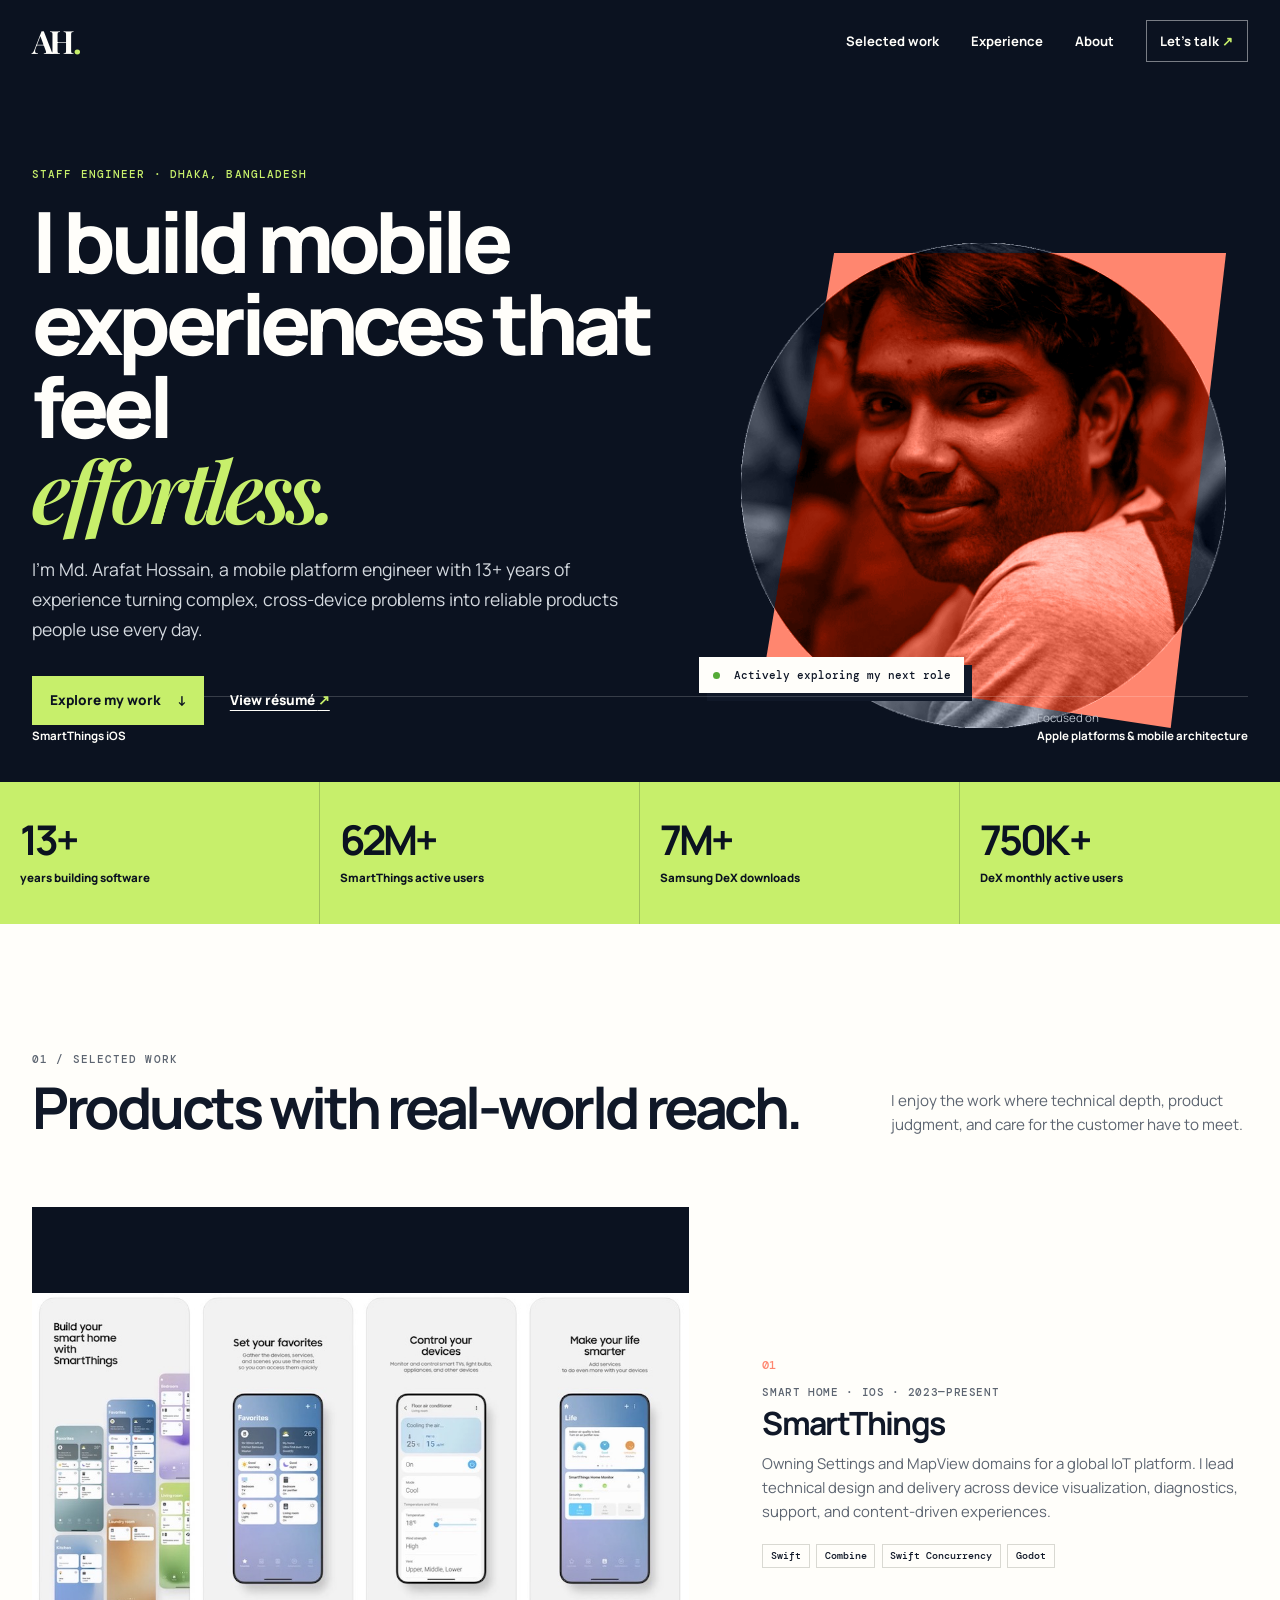
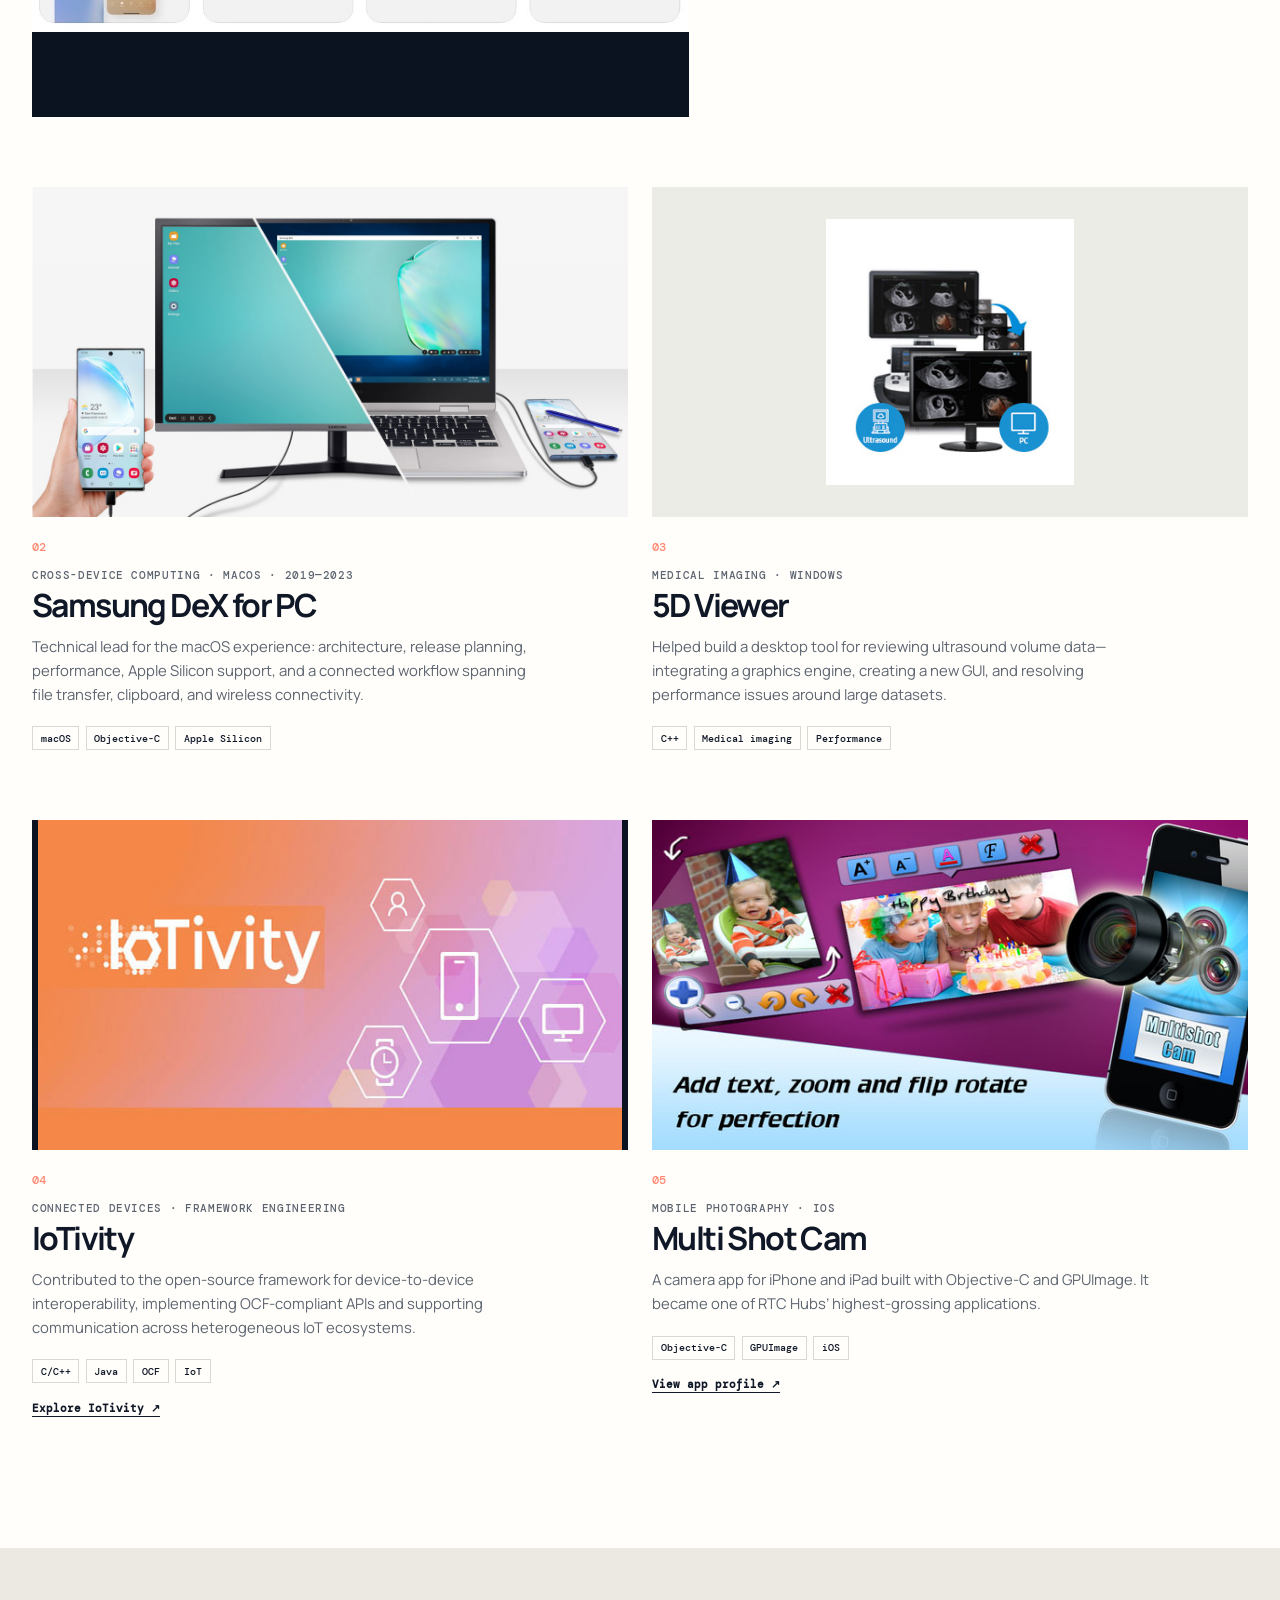
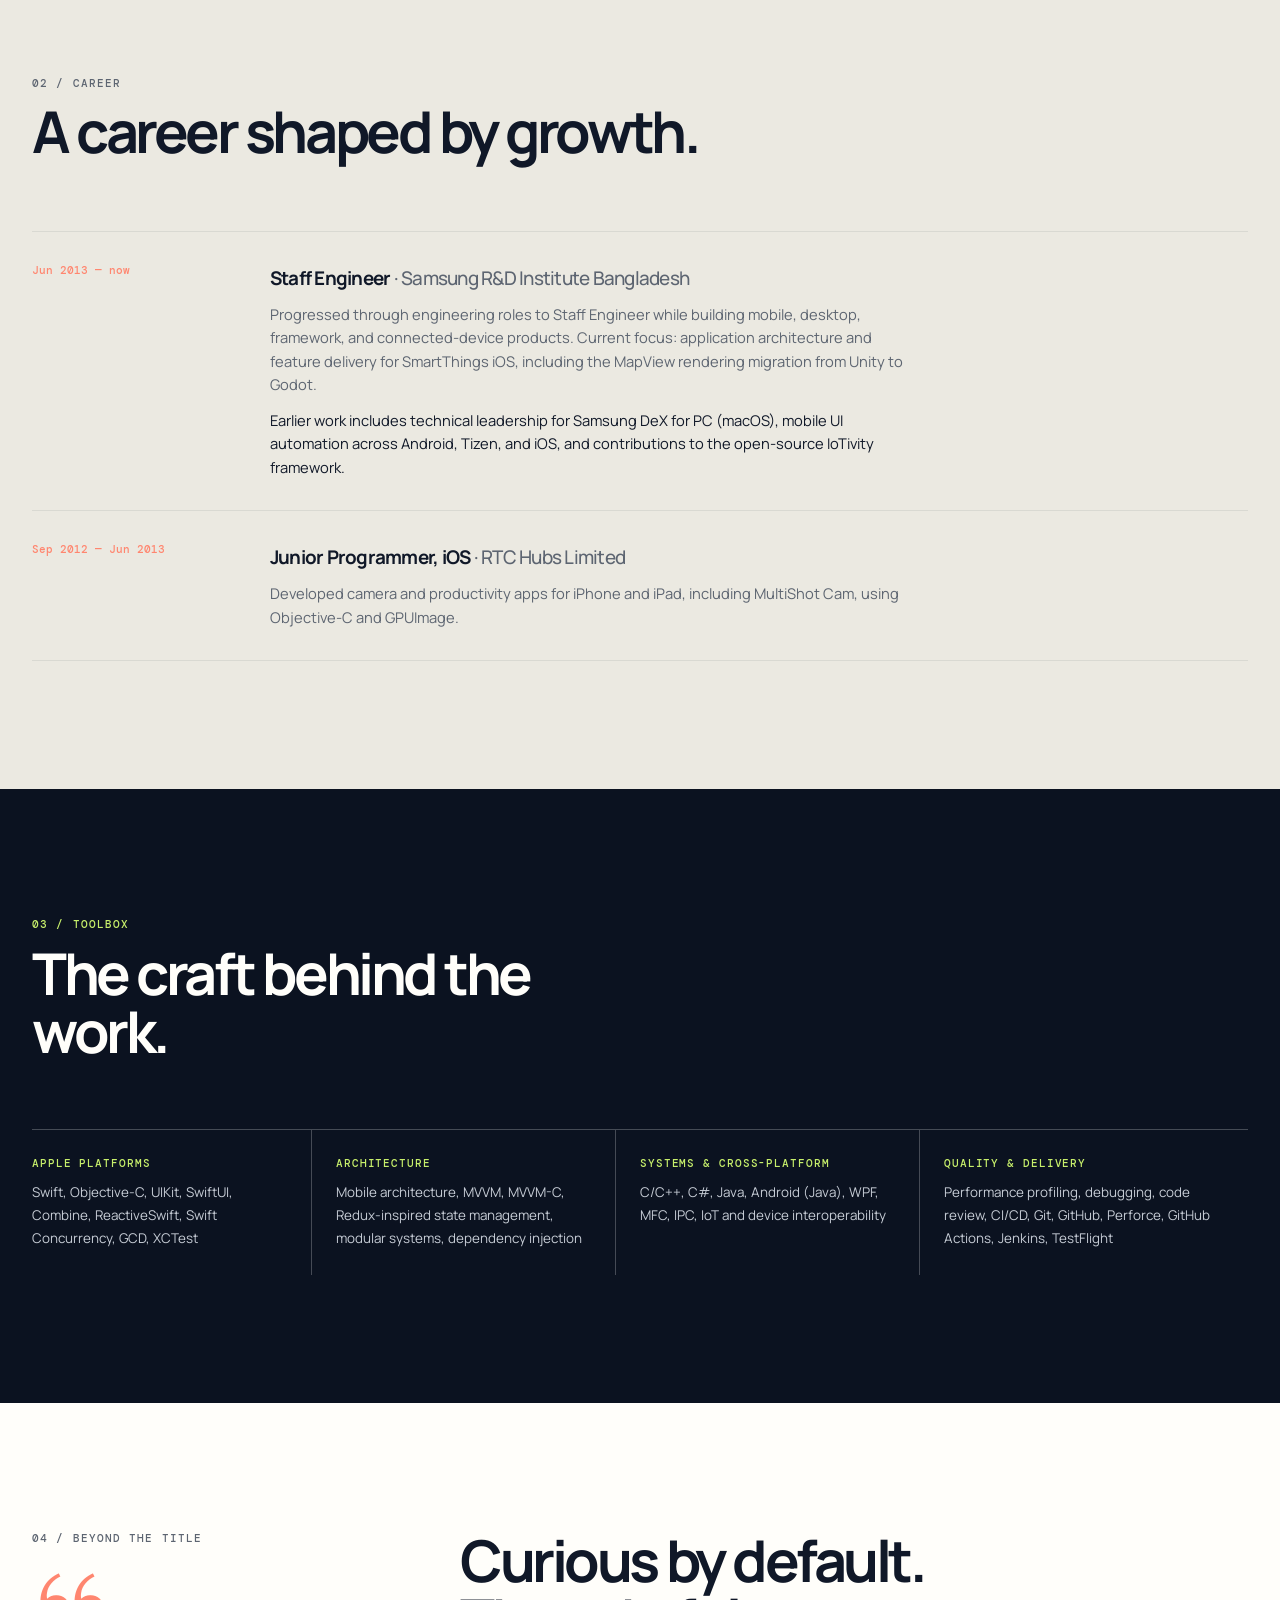
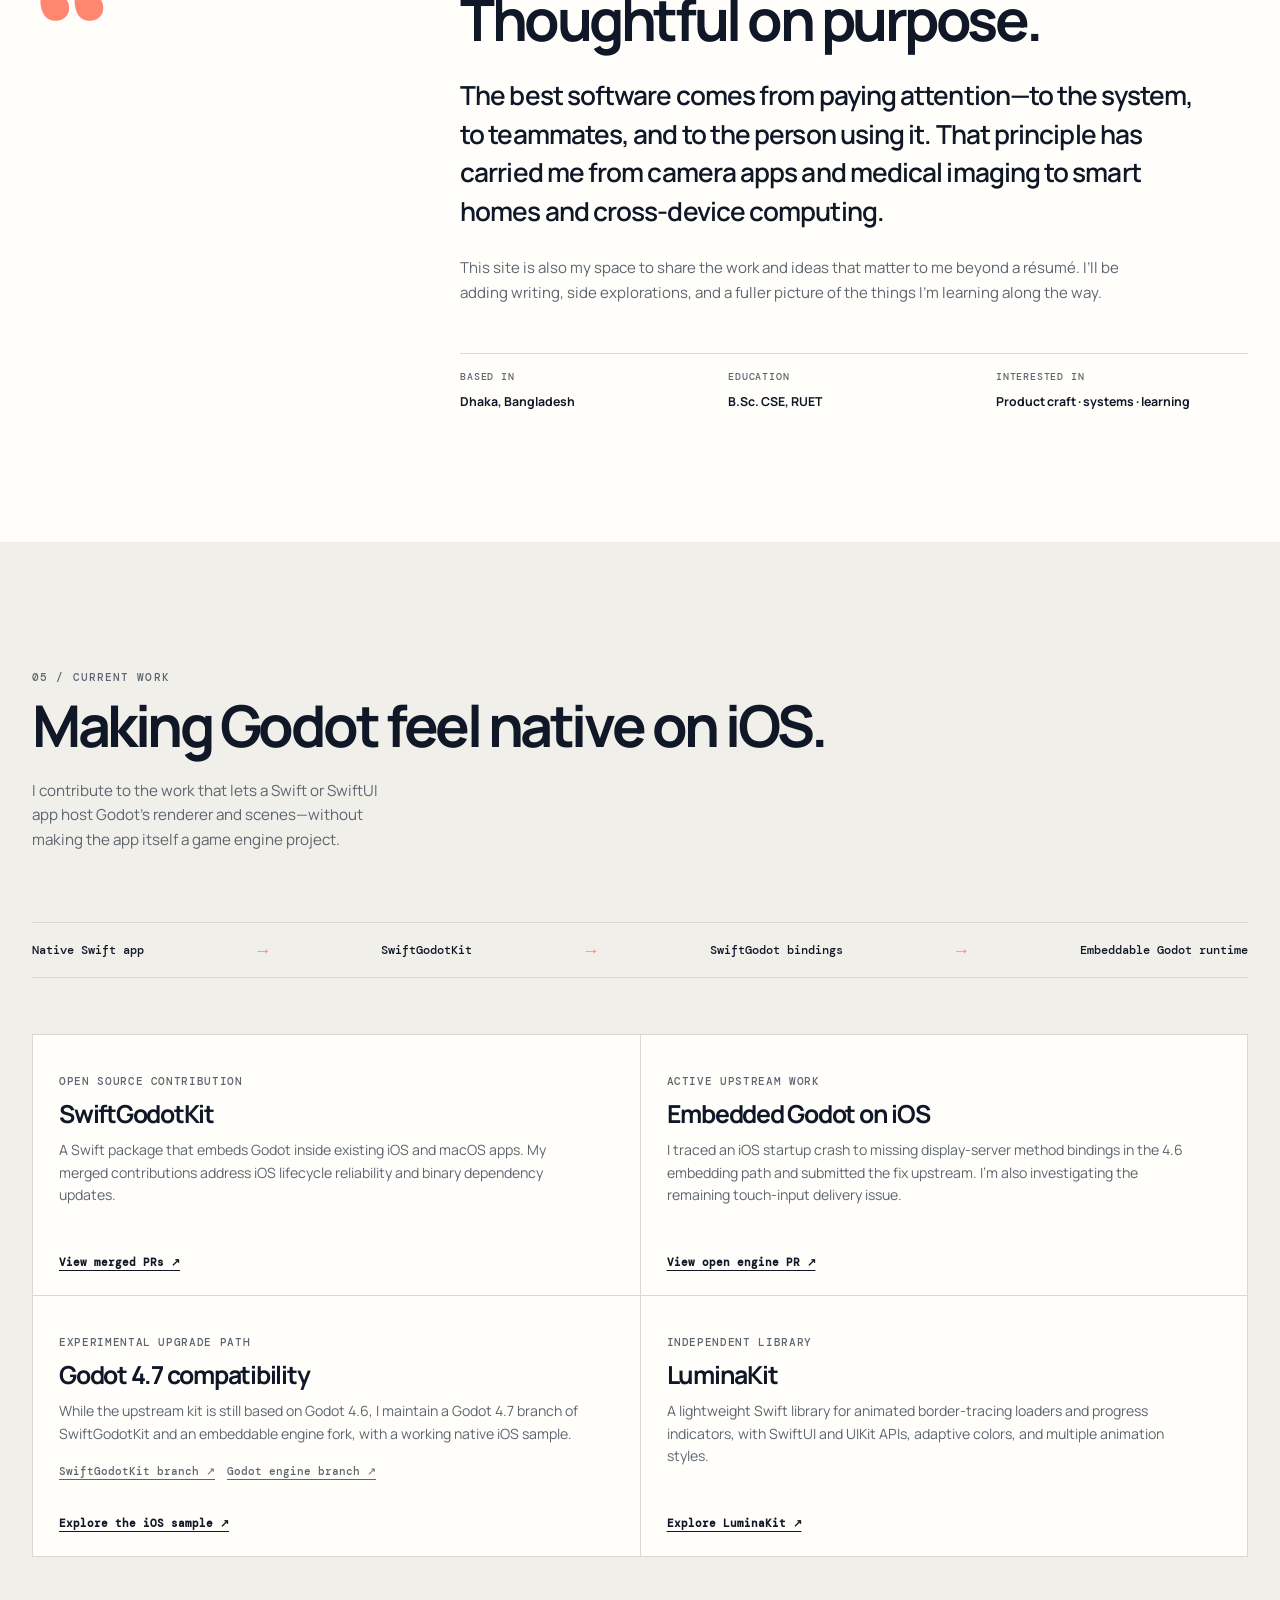
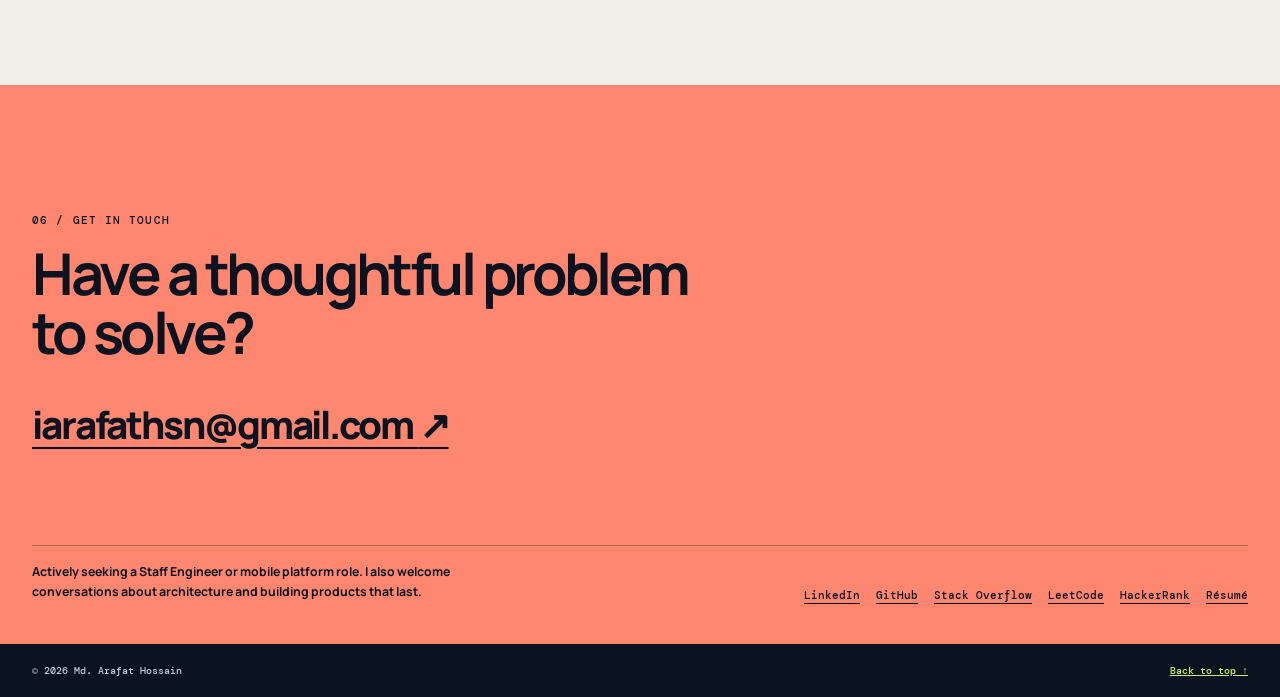
<file: index.html>
<!doctype html>
<html lang="en">
<head>
  <meta charset="utf-8">
  <meta name="viewport" content="width=device-width, initial-scale=1">
  <meta name="description" content="Md. Arafat Hossain — Staff Engineer and mobile platform leader building thoughtful Apple-platform experiences.">
  <meta name="theme-color" content="#0b1220">
  <title>Md. Arafat Hossain · Staff Engineer</title>
  <link rel="icon" href="assets/arafat.ico">
  <link rel="preconnect" href="https://fonts.googleapis.com">
  <link rel="preconnect" href="https://fonts.gstatic.com" crossorigin>
  <link href="https://fonts.googleapis.com/css2?family=DM+Mono:wght@400;500&family=Manrope:wght@400;500;600;700;800&family=Playfair+Display:ital,wght@0,600;0,700;1,600&display=swap" rel="stylesheet">
  <link href="css/styles.css" rel="stylesheet">
</head>
<body>
  <a class="skip-link" href="#main-content">Skip to content</a>
  <header class="site-header">
    <nav class="nav-shell" aria-label="Primary navigation">
      <a class="wordmark" href="#top" aria-label="Arafat Hossain, home">AH<span>.</span></a>
      <button class="menu-button" type="button" aria-expanded="false" aria-controls="site-menu">Menu</button>
      <div class="nav-links" id="site-menu">
        <a href="#work">Selected work</a>
        <a href="#experience">Experience</a>
        <a href="#about">About</a>
        <a class="nav-cta" href="#contact">Let’s talk <span aria-hidden="true">↗</span></a>
      </div>
    </nav>
  </header>

  <main id="main-content">
    <section class="hero" id="top" aria-labelledby="hero-title">
      <div class="hero-copy">
        <p class="eyebrow">Staff engineer · Dhaka, Bangladesh</p>
        <h1 id="hero-title">I build mobile experiences that feel <em>effortless.</em></h1>
        <p class="hero-intro">I’m Md. Arafat Hossain, a mobile platform engineer with 13+ years of experience turning complex, cross-device problems into reliable products people use every day.</p>
        <div class="hero-actions">
          <a class="button button-primary" href="#work">Explore my work <span aria-hidden="true">↓</span></a>
          <a class="text-link" href="resume/Resume_Md-Arafat-Hossain.pdf" target="_blank" rel="noopener">View résumé <span aria-hidden="true">↗</span></a>
        </div>
      </div>
      <div class="hero-portrait-wrap">
        <div class="portrait-backdrop" aria-hidden="true"></div>
        <img class="hero-portrait" src="assets/img/arafat.png" alt="Md. Arafat Hossain">
        <div class="availability-card"><span class="availability-dot"></span> Actively exploring my next role</div>
      </div>
      <div class="hero-meta">
        <p>Currently shaping<br><strong>SmartThings iOS</strong></p>
        <p>Focused on<br><strong>Apple platforms &amp; mobile architecture</strong></p>
      </div>
    </section>

    <section class="proof-bar" aria-label="Career highlights">
      <div><strong>13+</strong><span>years building software</span></div>
      <div><strong>62M+</strong><span>SmartThings active users</span></div>
      <div><strong>7M+</strong><span>Samsung DeX downloads</span></div>
      <div><strong>750K+</strong><span>DeX monthly active users</span></div>
    </section>

    <section class="section work-section" id="work" aria-labelledby="work-title">
      <div class="section-heading">
        <div><p class="eyebrow">01 / Selected work</p><h2 id="work-title">Products with real-world reach.</h2></div>
        <p>I enjoy the work where technical depth, product judgment, and care for the customer have to meet.</p>
      </div>
      <div class="project-list">
        <article class="project project-featured">
          <div class="project-image project-image-dark"><img src="assets/img/portfolio/smartthings.jpg" alt="SmartThings app shown on a phone"></div>
          <div class="project-content">
            <div class="project-number">01</div>
            <p class="project-type">Smart home · iOS · 2023—present</p>
            <h3>SmartThings</h3>
            <p>Owning Settings and MapView domains for a global IoT platform. I lead technical design and delivery across device visualization, diagnostics, support, and content-driven experiences.</p>
            <ul class="tag-list" aria-label="Key skills"><li>Swift</li><li>Combine</li><li>Swift Concurrency</li><li>Godot</li></ul>
          </div>
        </article>
        <article class="project">
          <div class="project-image"><img src="assets/img/portfolio/SamsungDeX.jpg" alt="Samsung DeX desktop interface"></div>
          <div class="project-content">
            <div class="project-number">02</div>
            <p class="project-type">Cross-device computing · macOS · 2019—2023</p>
            <h3>Samsung DeX for PC</h3>
            <p>Technical lead for the macOS experience: architecture, release planning, performance, Apple Silicon support, and a connected workflow spanning file transfer, clipboard, and wireless connectivity.</p>
            <ul class="tag-list"><li>macOS</li><li>Objective-C</li><li>Apple Silicon</li></ul>
          </div>
        </article>
        <article class="project">
          <div class="project-image project-image-medical"><img src="assets/img/portfolio/5d_viewer.jpg" alt="Samsung Medison 5D Viewer interface"></div>
          <div class="project-content">
            <div class="project-number">03</div>
            <p class="project-type">Medical imaging · Windows</p>
            <h3>5D Viewer</h3>
            <p>Helped build a desktop tool for reviewing ultrasound volume data—integrating a graphics engine, creating a new GUI, and resolving performance issues around large datasets.</p>
            <ul class="tag-list"><li>C++</li><li>Medical imaging</li><li>Performance</li></ul>
          </div>
        </article>
        <article class="project">
          <div class="project-image project-image-dark"><img src="assets/img/portfolio/iotivity.jpg" alt="IoTivity connected-device framework"></div>
          <div class="project-content">
            <div class="project-number">04</div>
            <p class="project-type">Connected devices · Framework engineering</p>
            <h3>IoTivity</h3>
            <p>Contributed to the open-source framework for device-to-device interoperability, implementing OCF-compliant APIs and supporting communication across heterogeneous IoT ecosystems.</p>
            <ul class="tag-list"><li>C/C++</li><li>Java</li><li>OCF</li><li>IoT</li></ul>
            <a class="project-link" href="https://github.com/iotivity/iotivity" target="_blank" rel="noopener">Explore IoTivity ↗</a>
          </div>
        </article>
        <article class="project">
          <div class="project-image"><img src="assets/img/portfolio/Multishotcam.jpg" alt="Multi Shot Cam iOS app"></div>
          <div class="project-content">
            <div class="project-number">05</div>
            <p class="project-type">Mobile photography · iOS</p>
            <h3>Multi Shot Cam</h3>
            <p>A camera app for iPhone and iPad built with Objective-C and GPUImage. It became one of RTC Hubs’ highest-grossing applications.</p>
            <ul class="tag-list"><li>Objective-C</li><li>GPUImage</li><li>iOS</li></ul>
            <a class="project-link" href="https://apptopia.com/ios/app/651932840/about" target="_blank" rel="noopener">View app profile ↗</a>
          </div>
        </article>
      </div>
    </section>

    <section class="section experience-section" id="experience" aria-labelledby="experience-title">
      <div class="section-heading compact"><div><p class="eyebrow">02 / Career</p><h2 id="experience-title">A career shaped by growth.</h2></div></div>
      <ol class="timeline">
        <li><div class="timeline-date">Jun 2013 — now</div><div><h3>Staff Engineer <span>· Samsung R&amp;D Institute Bangladesh</span></h3><p>Progressed through engineering roles to Staff Engineer while building mobile, desktop, framework, and connected-device products. Current focus: application architecture and feature delivery for SmartThings iOS, including the MapView rendering migration from Unity to Godot.</p><p class="timeline-detail">Earlier work includes technical leadership for Samsung DeX for PC (macOS), mobile UI automation across Android, Tizen, and iOS, and contributions to the open-source IoTivity framework.</p></div></li>
        <li><div class="timeline-date">Sep 2012 — Jun 2013</div><div><h3>Junior Programmer, iOS <span>· RTC Hubs Limited</span></h3><p>Developed camera and productivity apps for iPhone and iPad, including MultiShot Cam, using Objective-C and GPUImage.</p></div></li>
      </ol>
    </section>

    <section class="section skills-section" aria-labelledby="skills-title">
      <p class="eyebrow">03 / Toolbox</p>
      <h2 id="skills-title">The craft behind the work.</h2>
      <div class="skill-grid">
        <div><h3>Apple platforms</h3><p>Swift, Objective-C, UIKit, SwiftUI, Combine, ReactiveSwift, Swift Concurrency, GCD, XCTest</p></div>
        <div><h3>Architecture</h3><p>Mobile architecture, MVVM, MVVM-C, Redux-inspired state management, modular systems, dependency injection</p></div>
        <div><h3>Systems &amp; cross-platform</h3><p>C/C++, C#, Java, Android (Java), WPF, MFC, IPC, IoT and device interoperability</p></div>
        <div><h3>Quality &amp; delivery</h3><p>Performance profiling, debugging, code review, CI/CD, Git, GitHub, Perforce, GitHub Actions, Jenkins, TestFlight</p></div>
      </div>
    </section>

    <section class="section about-section" id="about" aria-labelledby="about-title">
      <div class="about-aside"><p class="eyebrow">04 / Beyond the title</p><div class="quote-mark" aria-hidden="true">“</div></div>
      <div class="about-copy">
        <h2 id="about-title">Curious by default.<br>Thoughtful on purpose.</h2>
        <p class="large-copy">The best software comes from paying attention—to the system, to teammates, and to the person using it. That principle has carried me from camera apps and medical imaging to smart homes and cross-device computing.</p>
        <p>This site is also my space to share the work and ideas that matter to me beyond a résumé. I’ll be adding writing, side explorations, and a fuller picture of the things I’m learning along the way.</p>
        <div class="about-details"><div><span>Based in</span><strong>Dhaka, Bangladesh</strong></div><div><span>Education</span><strong>B.Sc. CSE, RUET</strong></div><div><span>Interested in</span><strong>Product craft · systems · learning</strong></div></div>
      </div>
    </section>

    <section class="section notes-section" aria-labelledby="notes-title">
      <div class="section-heading compact"><div><p class="eyebrow">05 / Current work</p><h2 id="notes-title">Making Godot feel native on iOS.</h2></div><p>I contribute to the work that lets a Swift or SwiftUI app host Godot’s renderer and scenes—without making the app itself a game engine project.</p></div>
      <div class="integration-path" aria-label="SwiftGodotKit integration architecture"><span>Native Swift app</span><b>→</b><span>SwiftGodotKit</span><b>→</b><span>SwiftGodot bindings</span><b>→</b><span>Embeddable Godot runtime</span></div>
      <div class="open-source-grid">
        <article><p class="project-type">Open source contribution</p><h3>SwiftGodotKit</h3><p>A Swift package that embeds Godot inside existing iOS and macOS apps. My merged contributions address iOS lifecycle reliability and binary dependency updates.</p><a href="https://github.com/migueldeicaza/SwiftGodotKit/pulls?q=is%3Apr+author%3Aiarafathsn+is%3Aclosed" target="_blank" rel="noopener">View merged PRs ↗</a></article>
        <article><p class="project-type">Active upstream work</p><h3>Embedded Godot on iOS</h3><p>I traced an iOS startup crash to missing display-server method bindings in the 4.6 embedding path and submitted the fix upstream. I’m also investigating the remaining touch-input delivery issue.</p><a href="https://github.com/migueldeicaza/godot/pull/2" target="_blank" rel="noopener">View open engine PR ↗</a></article>
        <article><p class="project-type">Experimental upgrade path</p><h3>Godot 4.7 compatibility</h3><p>While the upstream kit is still based on Godot 4.6, I maintain a Godot 4.7 branch of SwiftGodotKit and an embeddable engine fork, with a working native iOS sample.</p><p class="branch-links"><a href="https://github.com/iarafathsn/SwiftGodotKit/tree/godotkit-4.7" target="_blank" rel="noopener">SwiftGodotKit branch ↗</a><a href="https://github.com/iarafathsn/godot/tree/kit-rel-4.7_fix" target="_blank" rel="noopener">Godot engine branch ↗</a></p><a href="https://github.com/iarafathsn/GodotSample-iOS" target="_blank" rel="noopener">Explore the iOS sample ↗</a></article>
        <article><p class="project-type">Independent library</p><h3>LuminaKit</h3><p>A lightweight Swift library for animated border-tracing loaders and progress indicators, with SwiftUI and UIKit APIs, adaptive colors, and multiple animation styles.</p><a href="https://github.com/iarafathsn/LuminaKit" target="_blank" rel="noopener">Explore LuminaKit ↗</a></article>
      </div>
    </section>

    <section class="contact-section" id="contact" aria-labelledby="contact-title">
      <p class="eyebrow">06 / Get in touch</p>
      <h2 id="contact-title">Have a thoughtful problem<br>to solve?</h2>
      <a class="email-link" href="mailto:iarafathsn@gmail.com">iarafathsn@gmail.com <span aria-hidden="true">↗</span></a>
      <div class="contact-bottom"><p>Actively seeking a Staff Engineer or mobile platform role. I also welcome conversations about architecture and building products that last.</p><div class="social-links"><a href="https://www.linkedin.com/in/iarafathsn" target="_blank" rel="noopener">LinkedIn</a><a href="https://github.com/iarafathsn" target="_blank" rel="noopener">GitHub</a><a href="https://stackoverflow.com/users/4213419/arafat-hossain" target="_blank" rel="noopener">Stack Overflow</a><a href="https://leetcode.com/u/iarafathsn/" target="_blank" rel="noopener">LeetCode</a><a href="https://www.hackerrank.com/profile/arafathsn" target="_blank" rel="noopener">HackerRank</a><a href="resume/Resume_Md-Arafat-Hossain.pdf" target="_blank" rel="noopener">Résumé</a></div></div>
    </section>
  </main>
  <footer class="site-footer"><span>© <span id="year"></span> Md. Arafat Hossain</span><a href="#top">Back to top ↑</a></footer>
  <script src="js/scripts.js"></script>
</body>
</html>
</file>
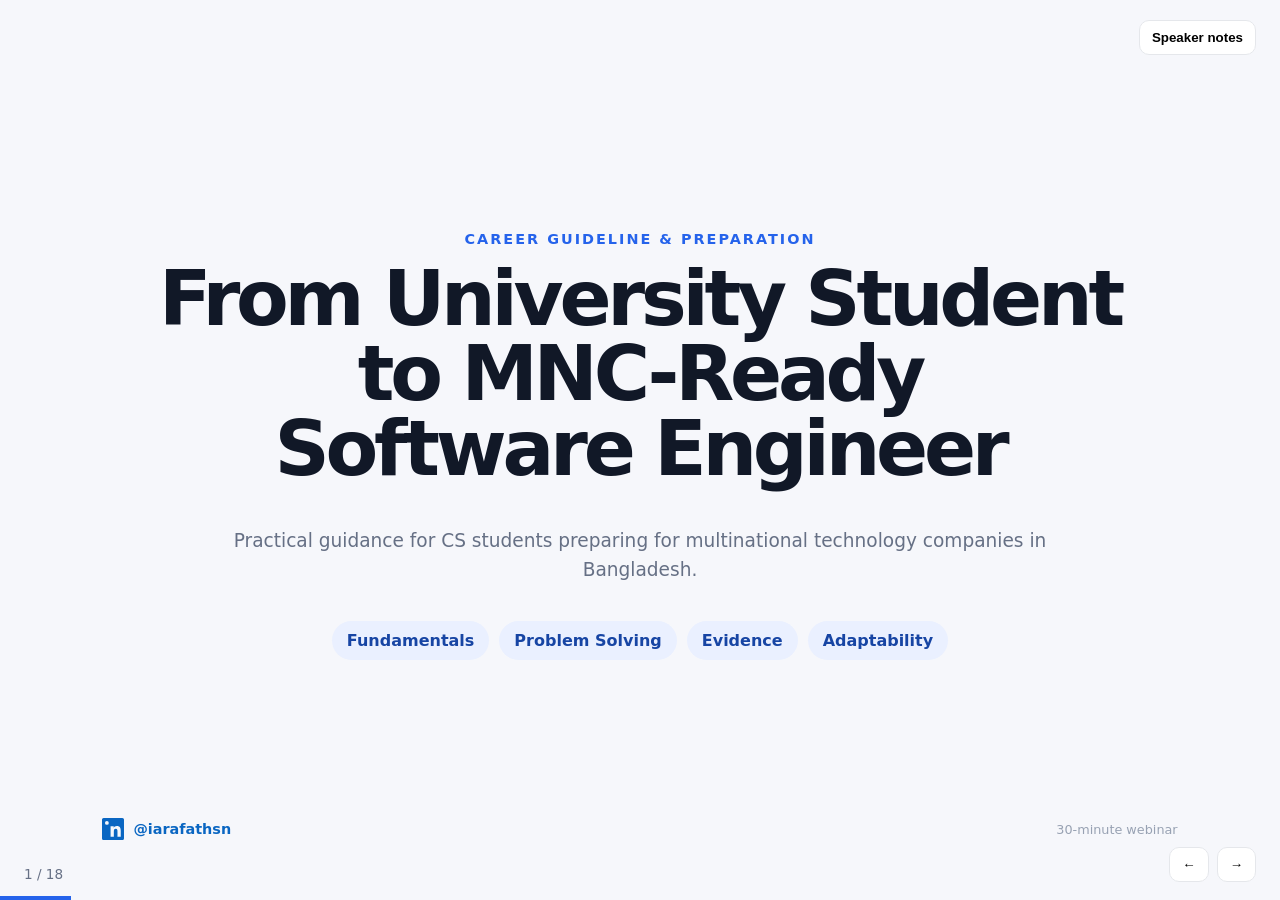
<file: webinar/mnc_career/index.html>
<!doctype html>
<html lang="en">
<head>
<meta charset="utf-8">
<meta name="viewport" content="width=device-width,initial-scale=1">
<title>From University Student to MNC-Ready Software Engineer</title>
<style>
:root{
  --bg:#f6f7fb;--ink:#111827;--muted:#667085;--card:#fff;--line:#e5e7eb;
  --accent:#2563eb;--accent2:#7c3aed;--good:#15803d;--warn:#b45309;
}
*{box-sizing:border-box} html,body{margin:0;height:100%;font-family:Inter,ui-sans-serif,system-ui,-apple-system,BlinkMacSystemFont,"Segoe UI",sans-serif;background:var(--bg);color:var(--ink)}
body{overflow:hidden}.deck{height:100vh;position:relative}.slide{display:none;height:100vh;padding:6vh 8vw 7vh;position:relative;overflow:hidden}
.slide.active{display:flex;flex-direction:column;justify-content:center}
.kicker{font-size:.9rem;text-transform:uppercase;letter-spacing:.14em;color:var(--accent);font-weight:800;margin-bottom:14px}
h1{font-size:clamp(2.8rem,6vw,6rem);line-height:.98;letter-spacing:-.055em;margin:0 0 22px;max-width:1050px}
h2{font-size:clamp(2rem,4vw,4rem);line-height:1.02;letter-spacing:-.04em;margin:0 0 24px}
h3{margin:0 0 10px;font-size:1.25rem} p{font-size:clamp(1rem,1.45vw,1.35rem);line-height:1.55;color:var(--muted);max-width:900px}
.small{font-size:.95rem;color:var(--muted)} .big{font-size:clamp(1.5rem,3vw,2.6rem);line-height:1.2;font-weight:700}
.grid{display:grid;grid-template-columns:repeat(2,minmax(0,1fr));gap:18px;max-width:1050px}
.grid3{display:grid;grid-template-columns:repeat(3,minmax(0,1fr));gap:18px;max-width:1100px}
.card{background:var(--card);border:1px solid var(--line);border-radius:22px;padding:25px;box-shadow:0 10px 30px rgba(16,24,40,.05)}
.card strong{display:block;font-size:1.2rem;margin-bottom:8px}.card p{font-size:1rem;margin:0}
.timeline{display:flex;align-items:stretch;gap:0;max-width:1100px;margin-top:15px}.step{flex:1;position:relative;padding:22px 18px;background:#fff;border:1px solid var(--line)}.step:first-child{border-radius:18px 0 0 18px}.step:last-child{border-radius:0 18px 18px 0}.year{font-weight:800;color:var(--accent);font-size:.9rem}.step b{display:block;font-size:1.2rem;margin:8px 0}.step span{color:var(--muted)}
.quote{border-left:5px solid var(--accent);padding:8px 0 8px 24px;font-size:clamp(1.4rem,2.8vw,2.5rem);font-weight:750;line-height:1.25;max-width:900px}
.pillrow{display:flex;gap:10px;flex-wrap:wrap;margin-top:18px}.pill{padding:10px 15px;border-radius:999px;background:#eaf0ff;color:#1745a4;font-weight:700}
.center{text-align:center;align-items:center}.center p{margin-left:auto;margin-right:auto}
.num{font-size:3rem;font-weight:900;color:var(--accent);line-height:1}.poll{cursor:pointer;transition:.2s;user-select:none}.poll:hover{transform:translateY(-3px);border-color:#b8c7ff}.poll.selected{outline:3px solid var(--accent);background:#eef4ff}.poll .answer{display:none;margin-top:12px;color:var(--good);font-weight:700}.poll.selected .answer{display:block}
.progress{position:fixed;left:0;bottom:0;height:4px;background:var(--accent);width:0;z-index:10}.controls{position:fixed;right:24px;bottom:18px;z-index:11;display:flex;gap:8px}.btn{border:1px solid var(--line);background:#fff;border-radius:10px;padding:9px 12px;cursor:pointer;font-weight:700}.counter{position:fixed;left:24px;bottom:18px;color:var(--muted);font-size:.85rem;z-index:11}
.note{position:fixed;right:24px;top:20px;z-index:12}.notes{display:none;position:fixed;right:24px;top:58px;width:min(420px,80vw);max-height:70vh;overflow:auto;background:#111827;color:#fff;border-radius:16px;padding:20px;box-shadow:0 20px 50px rgba(0,0,0,.25);z-index:12}.notes.show{display:block}.notes p{color:#d1d5db;font-size:.95rem}.notes b{color:#fff}
.checklist{display:grid;grid-template-columns:repeat(2,1fr);gap:12px;max-width:900px}.check{background:#fff;border:1px solid var(--line);padding:15px 18px;border-radius:14px;font-weight:650}.check:before{content:"✓";color:var(--good);font-weight:900;margin-right:10px}
.ai{display:grid;grid-template-columns:1fr auto 1fr;align-items:center;gap:22px;max-width:1000px}.arrow{font-size:3rem;color:var(--accent)}.ai .card{min-height:180px}
.footer{position:absolute;right:8vw;bottom:7vh;color:#98a2b3;font-size:.8rem}
.linkedin{position:absolute;left:8vw;bottom:6.7vh;display:inline-flex;align-items:center;gap:9px;color:#0a66c2;text-decoration:none;font-weight:800;font-size:.9rem}.linkedin svg{width:22px;height:22px;display:block}.linkedin:hover{text-decoration:underline}
@media(max-width:800px){.slide{padding:8vh 7vw}.grid,.grid3,.checklist,.ai{grid-template-columns:1fr}.timeline{flex-direction:column}.step:first-child,.step:last-child{border-radius:18px}.controls{display:none}h1{font-size:3.2rem}h2{font-size:2.5rem}}
@media print{body{overflow:visible}.slide{display:flex!important;page-break-after:always;height:100vh}.controls,.counter,.progress,.note,.notes{display:none!important}}
</style>
</head>
<body>
<div class="deck">

<section class="slide active center" data-note="Open warmly. Do not read the title. Say you are not here to reveal Samsung internals; you are sharing lessons from 13+ years in industry.">
<div class="kicker">Career Guideline & Preparation</div>
<h1>From University Student<br>to MNC-Ready<br>Software Engineer</h1>
<p>Practical guidance for CS students preparing for multinational technology companies in Bangladesh.</p>
<div class="pillrow"><span class="pill">Fundamentals</span><span class="pill">Problem Solving</span><span class="pill">Evidence</span><span class="pill">Adaptability</span></div>
<div class="footer">30-minute webinar</div><a class="linkedin" href="https://www.linkedin.com/in/iarafathsn" target="_blank" rel="noopener" aria-label="Connect with me on LinkedIn"><svg viewBox="0 0 24 24" aria-hidden="true"><path fill="currentColor" d="M20.45 20.45h-3.56v-5.58c0-1.33-.03-3.04-1.85-3.04-1.85 0-2.13 1.45-2.13 2.95v5.67H9.35V8.99h3.42v1.56h.05c.48-.9 1.64-1.85 3.37-1.85 3.6 0 4.26 2.37 4.26 5.45v6.3ZM5.34 7.43a2.07 2.07 0 1 1 0-4.14 2.07 2.07 0 0 1 0 4.14ZM3.56 20.45h3.56V8.99H3.56v11.46ZM22.22 0H1.77C.79 0 .01.78.01 1.75v20.5c0 .97.78 1.75 1.76 1.75h20.45c.97 0 1.77-.78 1.77-1.75V1.75C23.99.78 23.19 0 22.22 0Z"/></svg><span>@iarafathsn</span></a>
</section>

<section class="slide" data-note="Tell your story conversationally: RUET → first job → Samsung. Mention ICPC/UVA briefly as evidence of your early interest in problem solving.">
<div class="kicker">01 · My journey</div><h2>I was a student too.</h2>
<div class="timeline">
<div class="step"><div class="year">2010</div><b>ICPC · Dhaka</b><span>Started taking competitive programming seriously.</span></div>
<div class="step"><div class="year">2012</div><b>RUET → Graduation</b><span>Bachelor's degree in Computer Science.</span></div>
<div class="step"><div class="year">2012</div><b>RTC Hubs</b><span>Started my career as an iOS Developer.</span></div>
<div class="step"><div class="year">2013 → Now</div><b>Samsung R&D</b><span>13+ years of industry experience.</span></div>
</div>
<p class="quote" style="margin-top:30px">The technologies changed. The fundamentals stayed.</p>
</section>

<section class="slide center" data-note="Ask: 'What do you think an MNC expects from a fresh graduate?' Take 2–3 answers before revealing the four pillars.">
<div class="kicker">02 · Before we talk about jobs</div><h2>What does an MNC<br>actually look for?</h2>
<p class="big">Not someone who knows everything.</p>
<div class="grid3" style="margin-top:25px">
<div class="card poll"><div class="num">01</div><strong>Fundamentals</strong><p>Programming + CS basics</p><div class="answer">Strong base beats a long tech list.</div></div>
<div class="card poll"><div class="num">02</div><strong>Problem solving</strong><p>Think, break down, reason</p><div class="answer">How you approach matters.</div></div>
<div class="card poll"><div class="num">03</div><strong>Learning ability</strong><p>Adapt when technology changes</p><div class="answer">You will keep learning.</div></div>
</div>
</section>

<section class="slide" data-note="Emphasize that freshers are not expected to be experts. The goal is depth in foundations, not breadth in buzzwords.">
<div class="kicker">03 · The trap</div><h2>Don't try to learn<br>everything.</h2>
<div class="grid">
<div class="card"><strong>❌ The “everything” path</strong><p>10 languages · 8 frameworks · AI · Cloud · DevOps · Cybersecurity · …</p></div>
<div class="card"><strong>✓ The better path</strong><p>One strong programming foundation → DSA → projects → one area of interest.</p></div>
</div>
<p class="quote" style="margin-top:30px">Depth first. Breadth later.</p>
</section>

<section class="slide" data-note="Give students a simple year-by-year roadmap. Avoid implying every student must follow exactly the same timeline.">
<div class="kicker">04 · University roadmap</div><h2>Build in layers.</h2>
<div class="grid3">
<div class="card"><strong>1st–2nd year</strong><p>Programming fundamentals<br>University coursework<br>Small problems</p></div>
<div class="card"><strong>2nd–3rd year</strong><p>DSA<br>Regular problem solving<br>First meaningful projects</p></div>
<div class="card"><strong>3rd–4th year</strong><p>Projects + GitHub<br>Internship<br>Interview preparation</p></div>
</div>
</section>

<section class="slide" data-note="Connect your ICPC/UVA experience here. Explain that the value of algorithms is not memorizing tricks; it is learning to reason about unfamiliar problems.">
<div class="kicker">05 · Core CS skill</div><h2>Problem solving<br>before coding.</h2>
<div class="grid3">
<div class="card"><strong>1 · Understand</strong><p>What is the actual problem? What are the constraints?</p></div>
<div class="card"><strong>2 · Design</strong><p>Break it down. Compare possible approaches.</p></div>
<div class="card"><strong>3 · Implement</strong><p>Code → test → analyze → improve.</p></div>
</div>
<p class="quote" style="margin-top:28px">Learn algorithms to develop your thinking — not only to pass an interview.</p>
</section>

<section class="slide center" data-note="Interactive question: ask students to name the first 5 data structures/algorithm topics they would learn. Then reveal the sequence.">
<div class="kicker">06 · DSA</div><h2>Start simple.</h2>
<div class="pillrow" style="justify-content:center">
<span class="pill">Array</span><span class="pill">Linked List</span><span class="pill">Stack</span><span class="pill">Queue</span><span class="pill">Tree</span><span class="pill">Graph</span><span class="pill">Hashing</span><span class="pill">Sorting</span><span class="pill">Searching</span>
</div>
<p class="big" style="margin-top:35px">Consistency &gt; intensity.</p>
<p>1–2 good problems regularly can beat a 100-problem sprint followed by six months of nothing.</p>
</section>

<section class="slide" data-note="This is a key message. Explain that claiming a skill is easy; evidence is harder. Use GitHub as one practical way to show work.">
<div class="kicker">07 · Stand out</div><h2>Skill → Evidence → Communication</h2>
<div class="grid3">
<div class="card"><strong>Skill</strong><p>“I know iOS development.”</p></div>
<div class="card"><strong>Evidence</strong><p>“Here are projects I built and code I can show.”</p></div>
<div class="card"><strong>Communication</strong><p>“Here is why I designed it this way and what I learned.”</p></div>
</div>
<p class="quote" style="margin-top:30px">Don't just say you can do it. Show it. Then explain it.</p>
</section>

<section class="slide" data-note="Tell students projects do not need to be huge. A small project you deeply understand is stronger than a copied “AI project” you cannot explain.">
<div class="kicker">08 · Projects</div><h2>Build something<br>you understand.</h2>
<div class="checklist">
<div class="check">Solve a real or interesting problem</div><div class="check">Keep the scope manageable</div>
<div class="check">Write the code yourself</div><div class="check">Document what you learned</div>
<div class="check">Put selected work on GitHub</div><div class="check">Be ready to explain your decisions</div>
</div>
</section>

<section class="slide center" data-note="Ask for a show of hands: who has GitHub? Then ask who has a project they would be comfortable showing to an interviewer today. This creates a useful gap for them to notice.">
<div class="kicker">09 · Interactive question</div><h2>Quick reality check.</h2>
<div class="grid3">
<div class="card poll"><div class="num">A</div><strong>Do you have GitHub?</strong><p>Click your answer</p><div class="answer">Good. Now make it useful.</div></div>
<div class="card poll"><div class="num">B</div><strong>Do you have a project?</strong><p>Click your answer</p><div class="answer">Can you explain it without slides?</div></div>
<div class="card poll"><div class="num">C</div><strong>Can you show your code?</strong><p>Click your answer</p><div class="answer">Evidence makes skills visible.</div></div>
</div>
</section>

<section class="slide" data-note="Explain that a fresher CV should be honest and focused. Do not encourage students to stuff every technology or certificate into one page.">
<div class="kicker">10 · CV / Resume</div><h2>Your CV should answer:<br>“Why this candidate?”</h2>
<div class="grid">
<div class="card"><strong>Include</strong><p>Education · relevant skills · projects · internship/work · GitHub · achievements</p></div>
<div class="card"><strong>Avoid</strong><p>Fake expertise · huge technology lists · irrelevant certificates · inflated claims</p></div>
</div>
<p class="quote" style="margin-top:28px">Be confident about what you actually know.</p>
</section>

<section class="slide center" data-note="Mention channels broadly: company career pages, LinkedIn, Bdjobs, university opportunities, career fairs, referrals. Avoid implying any one route guarantees access.">
<div class="kicker">11 · Applying</div><h2>Don't wait for<br>one perfect opportunity.</h2>
<div class="grid3">
<div class="card"><strong>Company careers</strong><p>Check official openings.</p></div>
<div class="card"><strong>Job platforms</strong><p>LinkedIn · Bdjobs · university channels</p></div>
<div class="card"><strong>Professional network</strong><p>Referrals and genuine connections</p></div>
</div>
<p class="big" style="margin-top:30px">Don't reject yourself before the company does.</p>
</section>

<section class="slide center" data-note="This is a useful interactive poll. Ask students to choose one. Then explain that both matter, and exact requirements vary by company and role.">
<div class="kicker">12 · The classic question</div><h2>CGPA or skills?</h2>
<div class="grid" style="margin-top:15px">
<div class="card poll"><div class="num">A</div><strong>CGPA</strong><p>“Companies only care about results.”</p><div class="answer">Academic eligibility can matter.</div></div>
<div class="card poll"><div class="num">B</div><strong>Skills</strong><p>“CGPA doesn't matter at all.”</p><div class="answer">Technical ability matters too.</div></div>
</div>
<p class="quote" style="margin-top:28px">Both. Don't create a false competition between them.</p>
</section>

<section class="slide" data-note="Be careful not to state Samsung's current eligibility as a universal rule unless you verify the specific job posting. You can say some MNC roles have minimum academic requirements, and students should keep a good result.">
<div class="kicker">13 · A practical balance</div><h2>Result gets you<br>considered. Skill helps you<br>get selected.</h2>
<div class="grid">
<div class="card"><strong>Academic result</strong><p>Maintain a good standing and don't ignore your coursework.</p></div>
<div class="card"><strong>Technical ability</strong><p>Build skills you can demonstrate through problems, projects and interviews.</p></div>
</div>
<p class="small" style="margin-top:20px">Requirements vary by company, role and recruitment cycle. Always check the current job description.</p>
</section>

<section class="slide" data-note="Frame AI as a shift, not a disaster. The key message: AI should amplify reasoning, not replace it.">
<div class="kicker">14 · The AI era</div><h2>AI changes the workflow.<br>It doesn't remove the need to think.</h2>
<div class="ai">
<div class="card"><strong>Don't</strong><p>Problem → AI → Copy → Submit → Forget</p></div>
<div class="arrow">→</div>
<div class="card"><strong>Do</strong><p>Think → Design → Implement → Test → Use AI → Review → Understand</p></div>
</div>
</section>

<section class="slide center" data-note="Ask: “If AI gives you code, what can you do to prove it is correct?” Take answers: tests, edge cases, complexity, security, requirements, review.">
<div class="kicker">15 · Interactive question</div><h2>AI gives you code.<br>Now what?</h2>
<div class="grid3">
<div class="card poll"><strong>Understand it?</strong><p>Can you explain every important part?</p><div class="answer">If not, stop and learn.</div></div>
<div class="card poll"><strong>Test it?</strong><p>What happens with edge cases?</p><div class="answer">Tests are your responsibility.</div></div>
<div class="card poll"><strong>Challenge it?</strong><p>Is this the best solution?</p><div class="answer">Review complexity and trade-offs.</div></div>
</div>
</section>

<section class="slide" data-note="Give this as the checklist students can screenshot. Encourage them to choose the next step based on their current year.">
<div class="kicker">16 · Your roadmap</div><h2>10 things to do.</h2>
<div class="checklist">
<div class="check">Learn programming properly</div><div class="check">Strengthen CS fundamentals</div>
<div class="check">Learn DSA</div><div class="check">Practice problem solving</div>
<div class="check">Build 2–3 meaningful projects</div><div class="check">Make your work visible</div>
<div class="check">Maintain a good academic result</div><div class="check">Improve communication</div>
<div class="check">Prepare an honest CV</div><div class="check">Apply consistently</div>
</div>
</section>

<section class="slide center" data-note="Close slowly. Pause after each bold idea. Thank the audience and invite questions.">
<div class="kicker">17 · Final message</div>
<h2>Don't panic about<br>the future.</h2>
<p class="big">Build your foundation. Practice consistently. Build something. Show what you can do. Use AI — but don't let AI think for you.</p>
<p class="quote" style="margin-top:28px">Your first job is not the destination. Your ability to learn, solve problems and adapt is.</p>
<div class="pillrow" style="justify-content:center"><span class="pill">Questions?</span><span class="pill">Let's discuss.</span></div>
<a class="linkedin" href="https://www.linkedin.com/in/iarafathsn" target="_blank" rel="noopener" aria-label="Connect with me on LinkedIn"><svg viewBox="0 0 24 24" aria-hidden="true"><path fill="currentColor" d="M20.45 20.45h-3.56v-5.58c0-1.33-.03-3.04-1.85-3.04-1.85 0-2.13 1.45-2.13 2.95v5.67H9.35V8.99h3.42v1.56h.05c.48-.9 1.64-1.85 3.37-1.85 3.6 0 4.26 2.37 4.26 5.45v6.3ZM5.34 7.43a2.07 2.07 0 1 1 0-4.14 2.07 2.07 0 0 1 0 4.14ZM3.56 20.45h3.56V8.99H3.56v11.46ZM22.22 0H1.77C.79 0 .01.78.01 1.75v20.5c0 .97.78 1.75 1.76 1.75h20.45c.97 0 1.77-.78 1.77-1.75V1.75C23.99.78 23.19 0 22.22 0Z"/></svg><span>@iarafathsn</span></a>
</section>

</div>
<div class="progress" id="progress"></div>
<div class="counter" id="counter"></div>
<div class="controls"><button class="btn" onclick="prev()">←</button><button class="btn" onclick="next()">→</button></div>
<button class="btn note" onclick="toggleNotes()">Speaker notes</button>
<div class="notes" id="notes"></div>
<script>
let i=0;
const slides=[...document.querySelectorAll('.slide')];
const progress=document.getElementById('progress'), counter=document.getElementById('counter'), notes=document.getElementById('notes');
function show(n){
 i=Math.max(0,Math.min(slides.length-1,n));
 slides.forEach((s,k)=>s.classList.toggle('active',k===i));
 progress.style.width=((i+1)/slides.length*100)+'%';
 counter.textContent=(i+1)+' / '+slides.length;
 notes.innerHTML='<b>Speaker notes</b><p>'+ (slides[i].dataset.note||'') +'</p>';
 history.replaceState(null,'','#'+(i+1));
}
function next(){show(i+1)} function prev(){show(i-1)}
function toggleNotes(){notes.classList.toggle('show')}
document.addEventListener('keydown',e=>{
 if(['ArrowRight',' ','PageDown'].includes(e.key)){e.preventDefault();next()}
 if(['ArrowLeft','PageUp'].includes(e.key)){e.preventDefault();prev()}
 if(e.key.toLowerCase()==='n')toggleNotes();
 if(e.key==='Home')show(0); if(e.key==='End')show(slides.length-1);
});
document.querySelectorAll('.poll').forEach(x=>x.addEventListener('click',()=>x.classList.toggle('selected')));
const start=Math.max(0,Math.min(slides.length-1,(parseInt(location.hash.slice(1))||1)-1)); show(start);
</script>
</body>
</html>
</file>
<file: css/styles.css>
:root {
  --ink: #101828;
  --navy: #0b1220;
  --paper: #f7f6f2;
  --warm-white: #fffefa;
  --muted: #5d6571;
  --line: #d9d9d2;
  --lime: #c7ef6b;
  --coral: #ff866f;
  --serif: "Playfair Display", Georgia, serif;
  --sans: "Manrope", Arial, sans-serif;
  --mono: "DM Mono", monospace;
}

* { box-sizing: border-box; }
html { scroll-behavior: smooth; }
body { margin: 0; color: var(--ink); background: var(--paper); font-family: var(--sans); font-size: 16px; line-height: 1.6; }
body.menu-open { overflow: hidden; }
a { color: inherit; }
img { display: block; max-width: 100%; }
h1, h2, h3, p { margin-top: 0; }

.skip-link { position: fixed; z-index: 100; top: -4rem; left: 1rem; padding: .65rem 1rem; background: var(--lime); color: var(--navy); font-weight: 800; }
.skip-link:focus { top: 1rem; }
.site-header { background: var(--navy); color: var(--warm-white); }
.nav-shell { width: min(1240px, calc(100% - 64px)); min-height: 82px; margin: auto; display: flex; align-items: center; justify-content: space-between; }
.wordmark { font-family: var(--serif); font-size: 2rem; font-weight: 700; text-decoration: none; letter-spacing: -.08em; }
.wordmark span { color: var(--lime); }
.nav-links { display: flex; align-items: center; gap: 2rem; font-size: .82rem; font-weight: 700; }
.nav-links a { text-decoration: none; transition: color .2s ease; }
.nav-links a:hover { color: var(--lime); }
.nav-cta { border: 1px solid rgba(255,255,255,.45); padding: .6rem .85rem; }
.nav-cta span { color: var(--lime); }
.menu-button { display: none; border: 0; background: transparent; color: var(--warm-white); font: 700 .8rem var(--sans); text-transform: uppercase; letter-spacing: .08em; }

.hero { min-height: 700px; padding: 82px max(32px, calc((100vw - 1240px) / 2)) 54px; position: relative; display: grid; grid-template-columns: 1.06fr .94fr; gap: 3rem; overflow: hidden; background: var(--navy); color: var(--warm-white); }
.hero-copy { align-self: center; max-width: 690px; position: relative; z-index: 2; }
.eyebrow { color: var(--muted); font: 500 .69rem/1.4 var(--mono); letter-spacing: .1em; text-transform: uppercase; }
.hero .eyebrow { color: var(--lime); }
.hero h1 { margin: 1.1rem 0 1.5rem; font-size: clamp(3.4rem, 6.6vw, 6.25rem); line-height: .98; letter-spacing: -.065em; font-weight: 800; }
.hero h1 em { display: block; color: var(--lime); font-family: var(--serif); font-weight: 600; }
.hero-intro { max-width: 590px; margin-bottom: 2rem; color: #d4d9df; font-size: 1.1rem; line-height: 1.7; }
.hero-actions { display: flex; align-items: center; gap: 1.6rem; flex-wrap: wrap; }
.button { display: inline-flex; align-items: center; gap: 1rem; padding: .85rem 1.1rem; font-size: .85rem; font-weight: 800; text-decoration: none; }
.button-primary { background: var(--lime); color: var(--navy); }
.button-primary:hover { background: #dcff91; }
.text-link { color: var(--warm-white); font-size: .85rem; font-weight: 800; text-underline-offset: .35em; }
.text-link span { color: var(--lime); }
.hero-portrait-wrap { min-height: 500px; position: relative; align-self: end; }
.portrait-backdrop { position: absolute; inset: 5% 4% 0 12%; background: var(--coral); clip-path: polygon(15% 0, 100% 0, 88% 100%, 0 87%); }
.hero-portrait { position: absolute; bottom: 0; right: 4%; width: min(100%, 485px); filter: grayscale(100%) contrast(1.08); mix-blend-mode: luminosity; }
.availability-card { position: absolute; left: 0; bottom: 7%; padding: .7rem .85rem; background: var(--warm-white); color: var(--ink); box-shadow: 8px 8px 0 var(--ink); font: 500 .68rem var(--mono); white-space: nowrap; }
.availability-dot { display: inline-block; width: 7px; height: 7px; margin-right: .45rem; border-radius: 50%; background: #55ab37; }
.hero-meta { position: absolute; bottom: 38px; left: max(32px, calc((100vw - 1240px) / 2)); right: max(32px, calc((100vw - 1240px) / 2)); display: flex; justify-content: space-between; gap: 2rem; border-top: 1px solid rgba(255,255,255,.18); padding-top: 12px; color: #b9c0ca; font-size: .72rem; line-height: 1.5; }
.hero-meta p { margin: 0; }.hero-meta strong { color: var(--warm-white); font-weight: 700; }

.proof-bar { display: grid; grid-template-columns: repeat(4, 1fr); background: var(--lime); color: var(--navy); }
.proof-bar div { min-height: 142px; padding: 25px max(20px, calc((100vw - 1240px) / 8)); display: flex; flex-direction: column; justify-content: center; border-right: 1px solid rgba(11,18,32,.2); }
.proof-bar div:last-child { border: 0; }.proof-bar strong { font-size: clamp(1.8rem, 3.2vw, 3rem); letter-spacing: -.07em; line-height: 1; }.proof-bar span { margin-top: .6rem; font-size: .72rem; font-weight: 800; }

.section { padding: 128px max(32px, calc((100vw - 1240px) / 2)); }
.section-heading { display: grid; grid-template-columns: minmax(0, 1.25fr) minmax(220px, .55fr); gap: 3rem; align-items: end; margin-bottom: 70px; }
.section-heading h2, .skills-section > h2, .about-copy h2, .contact-section h2 { margin-bottom: 0; font-size: clamp(2.5rem, 4.5vw, 4.4rem); line-height: 1.02; letter-spacing: -.06em; }
.section-heading > p { margin: 0; color: var(--muted); font-size: .95rem; }.section-heading.compact { display: block; }.section-heading.compact > p { max-width: 370px; margin-top: 1.5rem; }
.work-section { background: var(--warm-white); }
.project-list { display: grid; grid-template-columns: repeat(12, 1fr); gap: 70px 24px; }.project { grid-column: span 6; }.project-featured { grid-column: span 12; display: grid; grid-template-columns: 1.15fr .85fr; gap: 6%; align-items: center; }.project-image { height: 330px; overflow: hidden; background: #ecece7; }.project-featured .project-image { height: 510px; }.project-image img { width: 100%; height: 100%; object-fit: cover; transition: transform .45s ease; }.project:hover .project-image img { transform: scale(1.035); }.project-image-dark { background: var(--navy); }.project-image-dark img { object-fit: contain; }.project-image-medical img { object-fit: contain; padding: 2rem; }
.project-content { padding-top: 22px; }.project-featured .project-content { padding-top: 0; }.project-number { color: var(--coral); font: 500 .75rem var(--mono); }.project-type { margin: .8rem 0 .4rem; color: var(--muted); font: 500 .68rem var(--mono); letter-spacing: .06em; text-transform: uppercase; }.project h3 { margin-bottom: .75rem; font-size: 2rem; line-height: 1.08; letter-spacing: -.05em; }.project-content > p:not(.project-type) { max-width: 510px; color: var(--muted); font-size: .93rem; }.tag-list { display: flex; gap: .4rem; flex-wrap: wrap; margin: 1.25rem 0 0; padding: 0; list-style: none; }.tag-list li { border: 1px solid var(--line); padding: .28rem .48rem; font: 500 .65rem var(--mono); }

.experience-section { background: #ebe9e1; }.timeline { margin: 0; padding: 0; list-style: none; border-top: 1px solid var(--line); }.timeline li { display: grid; grid-template-columns: 190px 1fr; gap: 3rem; padding: 31px 0; border-bottom: 1px solid var(--line); }.timeline-date { color: var(--coral); font: 500 .7rem var(--mono); }.timeline h3 { margin-bottom: .6rem; font-size: 1.18rem; letter-spacing: -.04em; }.timeline h3 span { color: var(--muted); font-weight: 500; }.timeline p { max-width: 650px; margin: 0; color: var(--muted); font-size: .92rem; }.timeline .timeline-detail { margin-top: .75rem; color: var(--ink); }
.skills-section { background: var(--navy); color: var(--warm-white); }.skills-section .eyebrow { color: var(--lime); }.skills-section > h2 { max-width: 600px; margin-bottom: 68px; }.skill-grid { display: grid; grid-template-columns: repeat(4, 1fr); border-top: 1px solid rgba(255,255,255,.24); }.skill-grid div { padding: 26px 24px 12px 0; border-right: 1px solid rgba(255,255,255,.24); margin-right: 24px; }.skill-grid div:last-child { border-right: 0; margin-right: 0; }.skill-grid h3 { margin-bottom: .7rem; color: var(--lime); font: 500 .7rem var(--mono); text-transform: uppercase; letter-spacing: .08em; }.skill-grid p { color: #c6ccd5; font-size: .84rem; line-height: 1.7; }
.about-section { display: grid; grid-template-columns: .42fr 1fr; gap: 8%; background: var(--warm-white); }.quote-mark { color: var(--coral); font: 600 11rem/.8 var(--serif); }.about-copy h2 { margin-bottom: 1.7rem; }.large-copy { max-width: 760px; font: 600 clamp(1.3rem, 2.05vw, 1.85rem)/1.47 var(--sans); letter-spacing: -.035em; }.about-copy > p:not(.large-copy) { max-width: 660px; color: var(--muted); font-size: .94rem; }.about-details { display: grid; grid-template-columns: repeat(3, 1fr); gap: 1rem; margin-top: 3rem; padding-top: 1rem; border-top: 1px solid var(--line); }.about-details span { display: block; margin-bottom: .35rem; color: var(--muted); font: 500 .63rem var(--mono); text-transform: uppercase; letter-spacing: .08em; }.about-details strong { font-size: .77rem; line-height: 1.35; }
.notes-section { background: #f0efe9; }.integration-path { display: flex; align-items: center; justify-content: space-between; gap: .9rem; margin-bottom: 3.5rem; padding: 1rem 0; border-top: 1px solid var(--line); border-bottom: 1px solid var(--line); color: var(--ink); font: 500 clamp(.6rem, 1.2vw, .76rem) var(--mono); text-align: center; }.integration-path b { color: var(--coral); font-size: 1.1rem; }.open-source-grid { display: grid; grid-template-columns: repeat(2, 1fr); gap: 1px; background: var(--line); border: 1px solid var(--line); }.open-source-grid article { min-height: 260px; padding: 26px; background: var(--warm-white); display: flex; flex-direction: column; align-items: flex-start; }.open-source-grid h3 { margin: .35rem 0 .75rem; font-size: 1.55rem; line-height: 1.1; letter-spacing: -.05em; }.open-source-grid article > p:not(.project-type) { max-width: 520px; color: var(--muted); font-size: .88rem; }.open-source-grid a { margin-top: auto; color: var(--ink); font: 700 .7rem var(--mono); text-underline-offset: .35em; }
.contact-section { padding: 128px max(32px, calc((100vw - 1240px) / 2)) 42px; background: var(--coral); color: var(--navy); }.contact-section .eyebrow { color: var(--navy); }.contact-section h2 { margin: 1rem 0 2rem; }.email-link { display: inline-block; font-size: clamp(1.3rem, 3vw, 2.75rem); font-weight: 800; letter-spacing: -.055em; text-decoration-thickness: 2px; text-underline-offset: .22em; word-break: break-word; }.contact-bottom { display: flex; align-items: end; justify-content: space-between; gap: 2rem; margin-top: 90px; padding-top: 16px; border-top: 1px solid rgba(11,18,32,.3); }.contact-bottom p { max-width: 460px; margin: 0; font-size: .77rem; font-weight: 700; }.social-links { display: flex; gap: 1rem; }.social-links a { font: 500 .7rem var(--mono); text-underline-offset: .32em; }
.site-footer { padding: 20px max(32px, calc((100vw - 1240px) / 2)); display: flex; justify-content: space-between; background: var(--navy); color: #c6ccd5; font: 500 .65rem var(--mono); }.site-footer a { color: var(--lime); }

@media (max-width: 800px) { .nav-shell { width: calc(100% - 40px); min-height: 70px; }.menu-button { display: block; }.nav-links { display: none; position: fixed; z-index: 20; inset: 70px 0 0; padding: 36px 20px; flex-direction: column; align-items: flex-start; background: var(--navy); font-size: 1.5rem; }.nav-links.is-open { display: flex; }.nav-cta { margin-top: .5rem; }.hero { min-height: auto; padding: 70px 20px 114px; grid-template-columns: 1fr; gap: 2rem; }.hero h1 { font-size: clamp(3.3rem, 15vw, 5.5rem); }.hero-intro { font-size: .96rem; }.hero-portrait-wrap { min-height: 380px; width: min(100%, 440px); justify-self: center; }.hero-meta { left: 20px; right: 20px; bottom: 28px; font-size: .6rem; }.proof-bar { grid-template-columns: repeat(2, 1fr); }.proof-bar div { min-height: 110px; padding: 20px; }.proof-bar div:nth-child(2) { border-right: 0; }.proof-bar div:nth-child(-n+2) { border-bottom: 1px solid rgba(11,18,32,.2); }.section { padding: 82px 20px; }.section-heading { display: block; margin-bottom: 42px; }.section-heading > p { margin-top: 1rem; }.project-list { display: block; }.project { margin-bottom: 55px; }.project:last-child { margin-bottom: 0; }.project-featured { display: block; }.project-image, .project-featured .project-image { height: 280px; }.project-featured .project-content { padding-top: 22px; }.timeline li { grid-template-columns: 1fr; gap: .7rem; padding: 24px 0; }.skill-grid { grid-template-columns: 1fr 1fr; }.skill-grid div:nth-child(2) { border-right: 0; margin-right: 0; }.skill-grid div:nth-child(-n+2) { border-bottom: 1px solid rgba(255,255,255,.24); }.about-section { grid-template-columns: 1fr; gap: 0; }.quote-mark { font-size: 7rem; }.about-details { grid-template-columns: 1fr; gap: 1.1rem; }.integration-path { display: grid; grid-template-columns: 1fr; gap: .35rem; text-align: left; }.integration-path b { transform: rotate(90deg); margin-left: .4rem; }.open-source-grid { grid-template-columns: 1fr; }.open-source-grid article { min-height: 230px; }.contact-section { padding: 82px 20px 28px; }.contact-bottom { display: block; margin-top: 55px; }.social-links { margin-top: 1.5rem; }.site-footer { padding: 18px 20px; }.availability-card { left: 3%; bottom: 5%; font-size: .58rem; } }
@media (max-width: 430px) { .hero-actions { align-items: flex-start; flex-direction: column; gap: 1rem; }.hero-portrait-wrap { min-height: 315px; }.project-image, .project-featured .project-image { height: 220px; }.proof-bar strong { font-size: 1.8rem; } }

.project-link { display: inline-block; margin-top: 1.1rem; font: 700 .7rem var(--mono); text-underline-offset: .35em; }
.open-source-grid .branch-links { display: flex; gap: .75rem; flex-wrap: wrap; margin: .3rem 0 1.1rem; }
.open-source-grid .branch-links a { margin: 0; color: var(--muted); font-weight: 500; }
.social-links { justify-content: flex-end; gap: .75rem 1rem; flex-wrap: wrap; }
</file>
